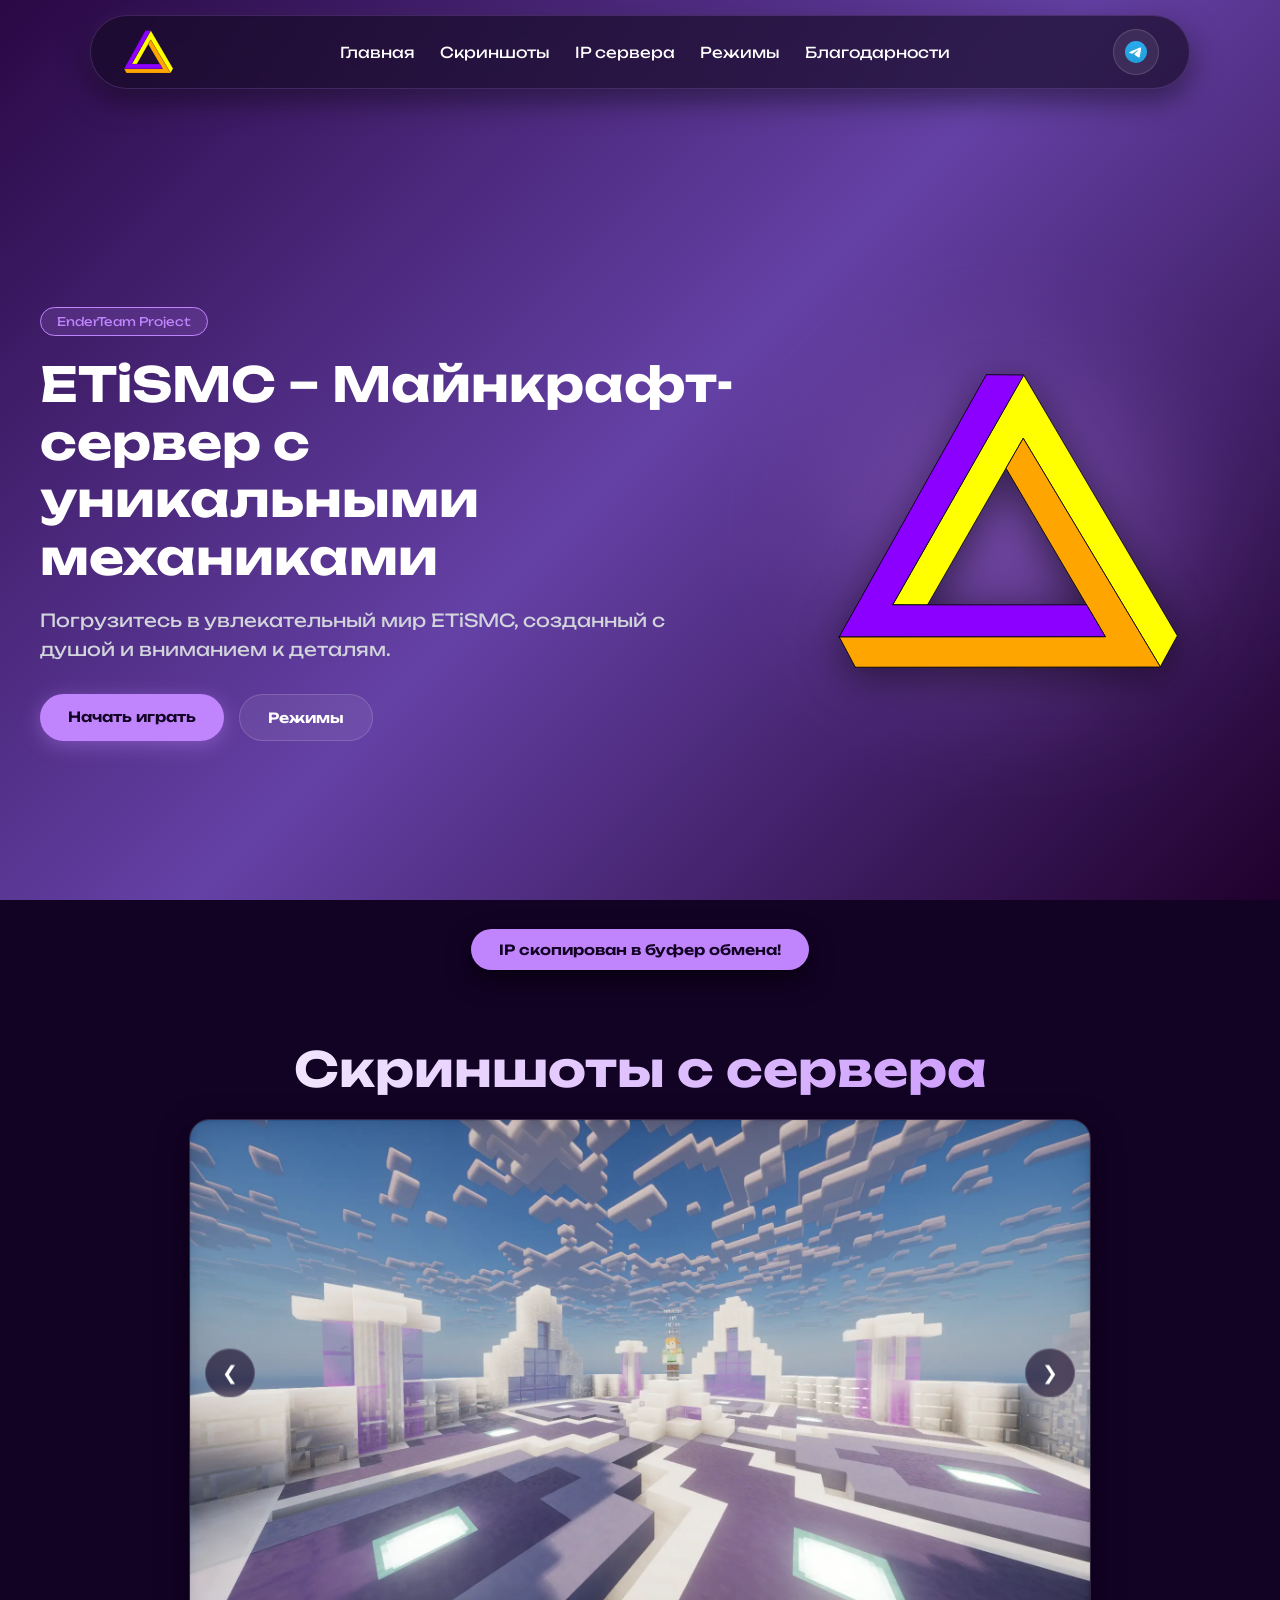
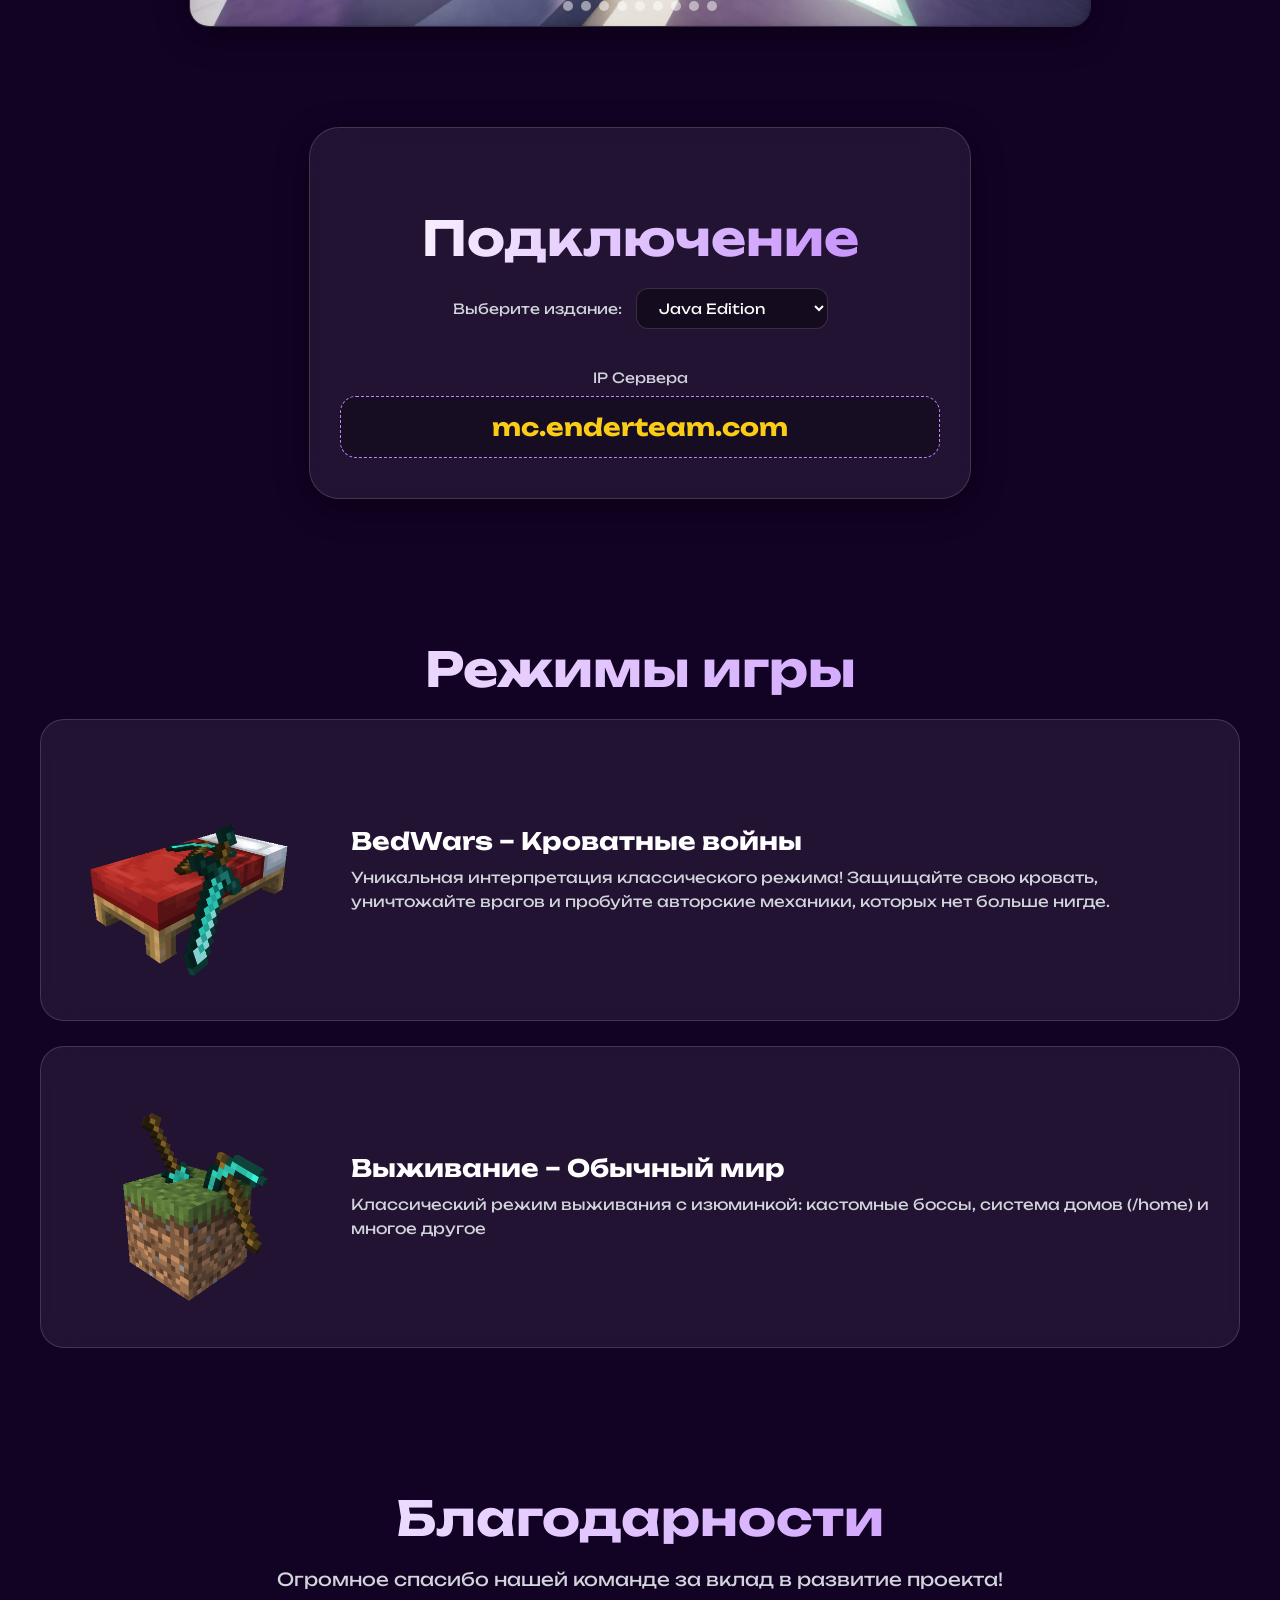
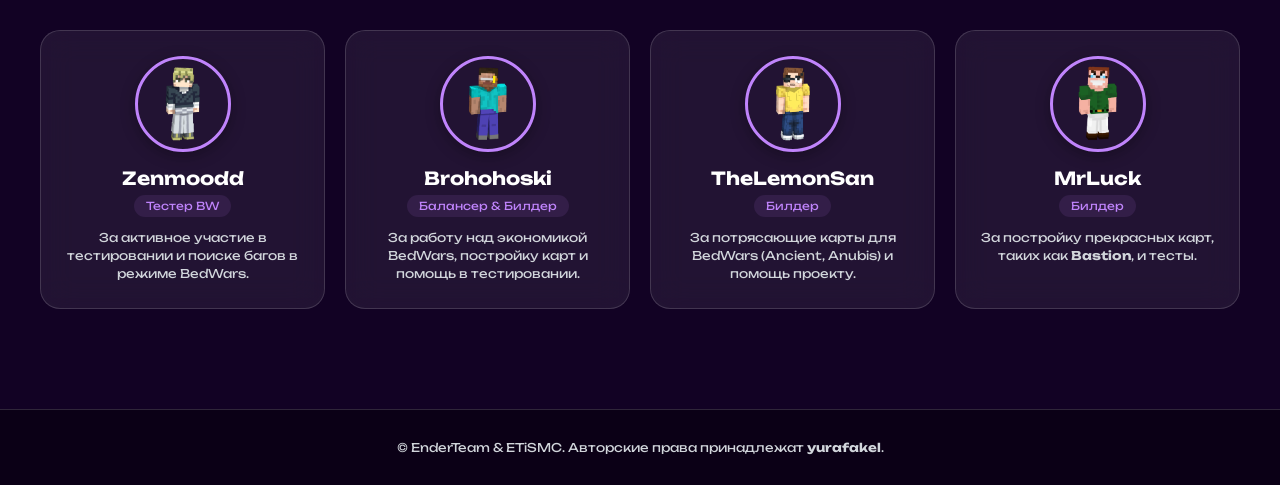
<file: index.html>
<!DOCTYPE html>
<html lang="ru">
<head>
    <meta charset="UTF-8">
    <meta name="viewport" content="width=device-width, initial-scale=1.0">
    <title>ETiSMC - Minecraft сервер от EnderTeam</title>
    <link rel="stylesheet" href="css/main.css">
    <link rel="icon" type="image/svg+xml" href="/logo/LogoETiSMC.svg">
</head>

<body>
    <header>
        <a href="#hero" class="logo-link">
            <img src="/logo/LogoETiSMC.svg" alt="ETiSMC Logo" class="nav-logo">
        </a>
        
        <nav class="headerbtns">
            <a href="#hero">Главная</a>
            <a href="#screenshots">Скриншоты</a>
            <a href="#ip">IP сервера</a>
            <a href="#about">Режимы</a>
            <a href="#tysm">Благодарности</a>
        </nav>

        <a href="https://t.me/ETiSMC" target="_blank" rel="noopener noreferrer" class="tg-btn" title="Telegram Канал">
            <img src="img/TG.svg" alt="Telegram" class="tg">
        </a>
    </header>

    <main class="wrapper">
        <!-- Hero Section -->
        <section id="hero" class="hero">
            <div class="boxhero text-content">
                <span class="badge">EnderTeam Project</span>
                <h1>ETiSMC – Майнкрафт-сервер с уникальными механиками</h1>
                <p>Погрузитесь в увлекательный мир ETiSMC, созданный с душой и вниманием к деталям.</p>
                <div class="hero-actions">
                    <a href="#ip" class="btn btn-primary">Начать играть</a>
                    <a href="#about" class="btn btn-secondary">Режимы</a>
                </div>
            </div>
            <div class="boxhero img-content">
                <div class="logo-glow-container">
                    <img src="/logo/LogoETiSMC.svg" alt="ETiSMC Logo" class="hero-logo">
                </div>
            </div>
        </section>

        <!-- Screenshots Section -->
        <section id="screenshots" class="screens section-padding">
            <h2 class="section-title">Скриншоты с сервера</h2>
            <div class="slider-wrapper">
                <button type="button" class="slider-btn prev" aria-label="Предыдущий слайд">❮</button>
                <div class="slider">
                    <img id="slide-1" src="img/i (1).webp" alt="Скриншот 1">
                    <img id="slide-4" src="img/i (4).webp" alt="Скриншот 2">
                    <img id="slide-5" src="img/i (5).webp" alt="Скриншот 3">
                    <img id="slide-6" src="img/i (6).webp" alt="Скриншот 4">
                    <img id="slide-7" src="img/i (7).webp" alt="Скриншот 5">
                    <img id="slide-8" src="img/i (8).webp" alt="Скриншот 6">
                    <img id="slide-9" src="img/i (9).webp" alt="Скриншот 7">
                    <img id="slide-10" src="img/i (10).webp" alt="Скриншот 8">
                    <img id="slide-11" src="img/i (11).webp" alt="Скриншот 9">
                </div>
                <button type="button" class="slider-btn next" aria-label="Следующий слайд">❯</button>
                <div class="slider-nav">
                    <a href="#slide-1" aria-label="Слайд 1"></a>
                    <a href="#slide-4" aria-label="Слайд 2"></a>
                    <a href="#slide-5" aria-label="Слайд 3"></a>
                    <a href="#slide-6" aria-label="Слайд 4"></a>
                    <a href="#slide-7" aria-label="Слайд 5"></a>
                    <a href="#slide-8" aria-label="Слайд 6"></a>
                    <a href="#slide-9" aria-label="Слайд 7"></a>
                    <a href="#slide-10" aria-label="Слайд 8"></a>
                    <a href="#slide-11" aria-label="Слайд 9"></a>
                </div>
            </div>
        </section>

        <!-- IP Section -->
        <section id="ip" class="ip-section section-padding">
            <div class="ip-card">
                <h2 class="section-title">Подключение</h2>
                <div class="version-select-wrapper">
                    <label for="edition-select">Выберите издание:</label>
                    <select id="edition-select" class="version-select">
                        <option value="java" selected>Java Edition</option>
                        <option value="bedrock">Bedrock Edition</option>
                    </select>
                </div>

                <div id="java-content" class="ip-content active">
                    <p class="ip-label">IP Сервера</p>
                    <div class="ip-box copyable" title="Нажмите, чтобы скопировать">
                        <span class="ip-text">mc.enderteam.com</span>
                    </div>
                </div>

                <div id="bedrock-content" class="ip-content">
                    <p class="ip-label">IP для Bedrock</p>
                    <div class="ip-box copyable" title="Нажмите, чтобы скопировать">
                        <span class="ip-text">pc.enderteam.com</span>
                    </div>
                    <p class="ip-label">Порт</p>
                    <div class="ip-box copyable" title="Нажмите, чтобы скопировать">
                        <span class="ip-text">21241</span>
                    </div>
                </div>
            </div>
        </section>

        <div id="copy-notification" class="notification">IP скопирован в буфер обмена!</div>

        <!-- Modes Section -->
        <section id="about" class="about section-padding">
            <h2 class="section-title">Режимы игры</h2>
            <div class="modes-grid">
                <div class="block-mg">
                    <div class="mg-img-wrapper">
                        <img src="img/BW.png" alt="BedWars">
                    </div>
                    <div class="text-block-mg">
                        <h3>BedWars – Кроватные войны</h3>
                        <p>Уникальная интерпретация классического режима! Защищайте свою кровать, уничтожайте врагов и пробуйте авторские механики, которых нет больше нигде.</p>
                    </div>
                </div>
                <div class="block-mg">
                    <div class="mg-img-wrapper">
                        <img src="img/OW.png" alt="Выживание">
                    </div>
                    <div class="text-block-mg">
                        <h3>Выживание – Обычный мир</h3>
                        <p>Классический режим выживания с изюминкой: кастомные боссы, система домов (/home) и многое другое</p>
                    </div>
                </div>
            </div>
        </section>

        <!-- Helpers / Thanks Section -->
        <section id="tysm" class="tysm-section section-padding">
            <h2 class="section-title">Благодарности</h2>
            <p class="section-subtitle">Огромное спасибо нашей команде за вклад в развитие проекта!</p>
            <div class="helpers-grid">
                <div class="helperbox">
                    <img src="img/ZenmooddAvatar.png" alt="Zenmoodd" class="avatar">
                    <div class="textdiv">
                        <h3>Zenmoodd</h3>
                        <span class="role">Тестер BW</span>
                        <p>За активное участие в тестировании и поиске багов в режиме BedWars.</p>
                    </div>
                </div>
                <div class="helperbox">
                    <img src="img/ProhorPAvatar.png" alt="Brohohoski" class="avatar">
                    <div class="textdiv">
                        <h3>Brohohoski</h3>
                        <span class="role">Балансер & Билдер</span>
                        <p>За работу над экономикой BedWars, постройку карт и помощь в тестировании.</p>
                    </div>
                </div>
                <div class="helperbox">
                    <img src="img/TheLemonSanAvatar.png" alt="TheLemonSan" class="avatar">
                    <div class="textdiv">
                        <h3>TheLemonSan</h3>
                        <span class="role">Билдер</span>
                        <p>За потрясающие карты для BedWars (Ancient, Anubis) и помощь проекту.</p>
                    </div>
                </div>
                <div class="helperbox">
                    <img src="img/MrLuckAvatar.png" alt="MrLuck" class="avatar">
                    <div class="textdiv">
                        <h3>MrLuck</h3>
                        <span class="role">Билдер</span>
                        <p>За постройку прекрасных карт, таких как <b>Bastion</b>, и тесты.</p>
                    </div>
                </div>
            </div>
        </section>
    </main>

    <footer>
        <div class="footer-content">
            <p>&copy; EnderTeam & ETiSMC. Авторские права принадлежат <b>yurafakel</b>.</p>
        </div>
    </footer>

    <script src="/js/autoslider.js"></script>
    <script src="/js/ip.js"></script>
</body>
</html>
</file>
<file: css/main.css>
@import url('https://fonts.googleapis.com/css2?family=Unbounded:wght@300;400;600;700;900&display=swap');

:root {
  --bg-gradient: linear-gradient(135deg, #2a0845 0%, #6441a5 50%, #20002c 100%);
  --accent-color: #c084fc;
  --accent-hover: #a855f7;
  --highlight-yellow: #facc15;
  --glass-bg: rgba(255, 255, 255, 0.07);
  --glass-border: rgba(255, 255, 255, 0.15);
  --glass-shadow: 0 8px 32px 0 rgba(0, 0, 0, 0.37);
  --text-main: #ffffff;
  --text-muted: #d1d5db;
}

html {
  scroll-behavior: smooth;
}

body {
  background: #120224;
  background-image: var(--bg-gradient);
  background-attachment: fixed;
  background-size: cover;
  min-height: 100vh;
  font-family: "Unbounded", sans-serif;
  font-weight: 400;
  color: var(--text-main);
  margin: 0;
  overflow-x: hidden;
}

/* Base Wrapper */
.wrapper {
  max-width: 1200px;
  margin: 0 auto;
  padding: 0 20px;
}

.section-padding {
  padding-top: 100px;
}

.section-title {
  font-size: clamp(28px, 4vw, 48px);
  text-align: center;
  margin-bottom: 20px;
  background: linear-gradient(90deg, #fff, var(--accent-color));
  -webkit-background-clip: text;
  background-clip: text;
  -webkit-text-fill-color: transparent;
}

.section-subtitle {
  text-align: center;
  color: var(--text-muted);
  margin-bottom: 40px;
  font-size: clamp(14px, 2vw, 18px);
}

/* --- Стили Header (Шапка сайта) --- */
header {
  position: sticky;
  top: 15px;
  width: 100%;
  max-width: 1100px;
  box-sizing: border-box;
  margin: 15px auto 0;
  display: flex;
  justify-content: space-between;
  align-items: center;
  padding: 12px 30px;
  gap: 20px;

  /* Эффект матового стекла (Glassmorphism) с фиолетовым отливом */
  background: rgba(20, 10, 35, 0.65);
  backdrop-filter: blur(20px);
  -webkit-backdrop-filter: blur(20px);

  border: 1px solid rgba(192, 132, 252, 0.2);
  border-radius: 50px;
  z-index: 1000;
  box-shadow: 0 10px 30px rgba(0, 0, 0, 0.5), 0 0 20px rgba(192, 132, 252, 0.1);
  transition: all 0.3s ease;
}

/* Логотип в шапке */
.nav-logo {
  height: 48px;
  width: auto;
  display: block;
  transition: transform 0.3s ease, filter 0.3s ease;
}

.nav-logo:hover {
  transform: scale(1.1) rotate(-3deg);
  filter: drop-shadow(0 0 8px rgba(192, 132, 252, 0.8));
}

/* Контейнер для навигационных кнопок */
.headerbtns {
  display: flex;
  gap: 25px;
  align-items: center;
  margin: 0;
  padding: 0;
  height: auto;
}

/* Ссылки в меню */
header nav a, 
.headerbtns a {
  font-family: "Unbounded", sans-serif;
  font-weight: 400;
  color: #fff;
  font-size: clamp(13px, 1.2vw, 15px);
  text-decoration: none;
  position: relative;
  transition: color 0.3s ease;
  white-space: nowrap;
  padding: 6px 0;
}

/* Красивая анимированная линия подчеркивания при наведении */
header nav a::after,
.headerbtns a::after {
  content: '';
  position: absolute;
  width: 0;
  height: 2px;
  bottom: 0;
  left: 0;
  background: var(--accent-color, #c084fc);
  transition: width 0.3s ease;
  border-radius: 2px;
}

header nav a:hover,
.headerbtns a:hover {
  color: var(--accent-color, #c084fc);
}

header nav a:hover::after,
.headerbtns a:hover::after {
  width: 100%;
}

/* Иконка Telegram */
.tg-btn {
  display: flex;
  align-items: center;
  justify-content: center;
  background: rgba(255, 255, 255, 0.08);
  border: 1px solid rgba(255, 255, 255, 0.15);
  border-radius: 50%;
  width: 44px;
  height: 44px;
  transition: all 0.3s ease;
}

.tg-btn:hover {
  background: #2abee8;
  border-color: #2abee8;
  transform: scale(1.1) rotate(5deg);
  box-shadow: 0 0 15px rgba(42, 238, 232, 0.5);
}

.tg {
  width: 22px;
  height: 22px;
  display: block;
}

/* --- Адаптивность шапки для мобильных --- */
@media (max-width: 900px) {
  header {
    flex-direction: column;
    padding: 15px 20px;
    border-radius: 24px;
    gap: 15px;
    width: calc(100% - 30px);
  }

  .headerbtns {
    width: 100%;
    justify-content: center;
    flex-wrap: wrap;
    gap: 15px 20px;
  }

  .tg-btn {
    display: none;
  }
}

/* Hero Section */
.hero {
  display: flex;
  align-items: center;
  justify-content: space-between;
  gap: 40px;
  padding-top: 120px;
  padding-bottom: 60px;
  min-height: 70vh;
}

.hero .text-content {
  flex: 1.2;
}

.hero .badge {
  display: inline-block;
  background: rgba(192, 132, 252, 0.15);
  border: 1px solid var(--accent-color);
  color: var(--accent-color);
  padding: 6px 16px;
  border-radius: 20px;
  font-size: 12px;
  margin-bottom: 20px;
}

.hero h1 {
  font-size: clamp(28px, 4vw, 48px);
  line-height: 1.2;
  margin: 0 0 20px 0;
  font-weight: 700;
}

.hero p {
  color: var(--text-muted);
  font-size: clamp(14px, 1.5vw, 18px);
  line-height: 1.6;
  margin-bottom: 30px;
}

.hero-actions {
  display: flex;
  gap: 15px;
  flex-wrap: wrap;
}

.btn {
  display: inline-block;
  padding: 14px 28px;
  border-radius: 50px;
  text-decoration: none;
  font-weight: 600;
  font-size: 14px;
  transition: all 0.3s ease;
  cursor: pointer;
}

.btn-primary {
  background: var(--accent-color);
  color: #120224;
  box-shadow: 0 4px 20px rgba(192, 132, 252, 0.4);
}

.btn-primary:hover {
  background: var(--accent-hover);
  transform: translateY(-3px);
  box-shadow: 0 6px 25px rgba(192, 132, 252, 0.6);
}

.btn-secondary {
  background: var(--glass-bg);
  color: #fff;
  border: 1px solid var(--glass-border);
}

.btn-secondary:hover {
  background: rgba(255, 255, 255, 0.15);
  transform: translateY(-3px);
}

.hero .img-content {
  flex: 0.8;
  display: flex;
  justify-content: center;
}

.logo-glow-container {
  position: relative;
}

.logo-glow-container::before {
  content: '';
  position: absolute;
  top: 50%;
  left: 50%;
  transform: translate(-50%, -50%);
  width: 80%;
  height: 80%;
  background: var(--accent-color);
  filter: blur(80px);
  opacity: 0.4;
  z-index: -1;
  border-radius: 50%;
}

.hero-logo {
  width: 100%;
  max-width: 380px;
  height: auto;
  filter: drop-shadow(0 10px 20px rgba(0,0,0,0.5));
  animation: float 4s ease-in-out infinite;
}

@keyframes float {
  0%, 100% { transform: translateY(0px); }
  50% { transform: translateY(-12px); }
}

/* Slider Section */
.slider-wrapper {
  position: relative;
  max-width: 900px;
  margin: 0 auto;
  border-radius: 20px;
  overflow: hidden;
  box-shadow: var(--glass-shadow);
  border: 1px solid var(--glass-border);
}

.slider {
  display: flex;
  aspect-ratio: 16 / 9;
  overflow-x: auto;
  scroll-snap-type: x mandatory;
  scroll-behavior: smooth;
  -webkit-overflow-scrolling: touch;
}

.slider::-webkit-scrollbar {
  display: none;
}

.slider img {
  flex: 0 0 100%;
  width: 100%;
  object-fit: cover;
  scroll-snap-align: start;
}

.slider-btn {
  position: absolute;
  top: 50%;
  transform: translateY(-50%);
  background: rgba(18, 2, 36, 0.6);
  backdrop-filter: blur(5px);
  border: 1px solid var(--glass-border);
  color: #fff;
  font-size: 1.2rem;
  padding: 12px 16px;
  cursor: pointer;
  z-index: 10;
  border-radius: 50%;
  transition: all 0.3s ease;
}

.slider-btn:hover {
  background: var(--accent-color);
  color: #120224;
}

.slider-btn.prev { left: 15px; }
.slider-btn.next { right: 15px; }

.slider-nav {
  display: flex;
  gap: 8px;
  position: absolute;
  bottom: 15px;
  left: 50%;
  transform: translateX(-50%);
  z-index: 10;
}

.slider-nav a {
  width: 10px;
  height: 10px;
  border-radius: 50%;
  background-color: rgba(255, 255, 255, 0.5);
  transition: all 0.3s ease;
}

.slider-nav a:hover {
  background-color: var(--accent-color);
  transform: scale(1.2);
}

/* IP Card Section */
.ip-card {
  background: var(--glass-bg);
  backdrop-filter: blur(20px);
  -webkit-backdrop-filter: blur(20px);
  border: 1px solid var(--glass-border);
  border-radius: 30px;
  max-width: 600px;
  margin: 0 auto;
  padding: 40px 30px;
  text-align: center;
  box-shadow: var(--glass-shadow);
}

.version-select-wrapper {
  margin-bottom: 30px;
}

.version-select-wrapper label {
  font-size: 14px;
  color: var(--text-muted);
  margin-right: 10px;
}

.version-select {
  padding: 10px 18px;
  font-size: 14px;
  font-family: inherit;
  border-radius: 12px;
  border: 1px solid var(--glass-border);
  background: rgba(0, 0, 0, 0.4);
  color: #fff;
  cursor: pointer;
  outline: none;
  transition: border-color 0.3s ease;
}

.version-select:hover {
  border-color: var(--accent-color);
}

.ip-content {
  display: none;
  flex-direction: column;
  gap: 10px;
  opacity: 0;
  transition: opacity 0.4s ease;
}

.ip-content.active {
  display: flex;
  opacity: 1;
}

.ip-label {
  font-size: 14px;
  color: var(--text-muted);
  margin: 10px 0 0 0;
}

.ip-box {
  display: flex;
  align-items: center;
  justify-content: center;
  gap: 10px;
  background: rgba(0, 0, 0, 0.3);
  border: 1px dashed var(--accent-color);
  padding: 15px 20px;
  border-radius: 16px;
  cursor: pointer;
  transition: all 0.3s ease;
}

.ip-box:hover {
  background: rgba(192, 132, 252, 0.1);
  transform: scale(1.02);
}

.ip-text {
  font-size: clamp(18px, 2.5vw, 24px);
  font-weight: 700;
  color: var(--highlight-yellow);
}

.copy-icon {
  font-size: 18px;
}

/* Notification Toast */
.notification {
  position: fixed;
  bottom: 30px;
  left: 50%;
  transform: translateX(-50%) translateY(100px);
  background: var(--accent-color);
  color: #120224;
  padding: 12px 28px;
  border-radius: 50px;
  font-weight: 600;
  font-size: 14px;
  box-shadow: 0 10px 25px rgba(0, 0, 0, 0.5);
  transition: transform 0.4s cubic-bezier(0.175, 0.885, 0.32, 1.275);
  z-index: 2000;
  pointer-events: none;
}

.notification.show {
  transform: translateX(-50%) translateY(0);
}

/* Modes / About Section */
.modes-grid {
  display: flex;
  flex-direction: column;
  gap: 25px;
}

.block-mg {
  display: flex;
  align-items: center;
  gap: 30px;
  background: var(--glass-bg);
  backdrop-filter: blur(16px);
  -webkit-backdrop-filter: blur(16px);
  border: 1px solid var(--glass-border);
  border-radius: 24px;
  padding: 20px;
  transition: transform 0.3s ease, border-color 0.3s ease;
}

.block-mg:hover {
  transform: translateY(-5px);
  border-color: rgba(192, 132, 252, 0.4);
}

.mg-img-wrapper {
  flex: 0 0 260px;
  overflow: hidden;
  border-radius: 16px;
}

.block-mg img {
  width: 100%;
  height: auto;
  display: block;
  border-radius: 16px;
  transition: transform 0.3s ease;
}

.block-mg:hover img {
  transform: scale(1.05);
}

.text-block-mg h3 {
  font-size: clamp(18px, 2vw, 24px);
  margin: 0 0 10px 0;
  color: #fff;
}

.text-block-mg p {
  color: var(--text-muted);
  font-size: clamp(12px, 1.2vw, 15px);
  line-height: 1.6;
  margin: 0;
}

/* Helpers Section */
.helpers-grid {
  display: grid;
  grid-template-columns: repeat(auto-fit, minmax(280px, 1fr));
  gap: 20px;
}

.helperbox {
  background: var(--glass-bg);
  backdrop-filter: blur(16px);
  -webkit-backdrop-filter: blur(16px);
  border: 1px solid var(--glass-border);
  border-radius: 20px;
  padding: 25px;
  display: flex;
  flex-direction: column;
  align-items: center;
  text-align: center;
  transition: transform 0.3s ease, border-color 0.3s ease;
}

.helperbox:hover {
  transform: translateY(-5px);
  border-color: var(--accent-color);
}

.helperbox .avatar {
  width: 90px;
  height: 90px;
  border-radius: 50%;
  object-fit: cover;
  margin-bottom: 15px;
  border: 3px solid var(--accent-color);
  box-shadow: 0 4px 15px rgba(0, 0, 0, 0.3);
}

.helperbox h3 {
  font-size: 18px;
  margin: 0 0 5px 0;
}

.helperbox .role {
  display: inline-block;
  font-size: 11px;
  color: var(--accent-color);
  background: rgba(192, 132, 252, 0.1);
  padding: 4px 12px;
  border-radius: 12px;
  margin-bottom: 12px;
}

.helperbox p {
  font-size: 12px;
  color: var(--text-muted);
  line-height: 1.5;
  margin: 0;
}

/* Footer */
footer {
  margin-top: 100px;
  background: rgba(10, 1, 20, 0.9);
  border-top: 1px solid var(--glass-border);
  padding: 30px 20px;
  text-align: center;
}

.footer-content p {
  color: var(--text-muted);
  font-size: 12px;
  margin: 0;
}

/* Responsive Adaptive Design */
@media (max-width: 900px) {
  header {
    flex-wrap: wrap;
    justify-content: space-between;
    padding: 12px 20px;
    border-radius: 20px;
  }

  .headerbtns {
    order: 3;
    width: 100%;
    justify-content: center;
    gap: 15px;
    margin-top: 10px;
    flex-wrap: wrap;
  }

  .hero {
    flex-direction: column;
    text-align: center;
    padding-top: 80px;
  }

  .hero-actions {
    justify-content: center;
  }

  .block-mg {
    flex-direction: column;
    text-align: center;
  }

  .mg-img-wrapper {
    width: 100%;
    flex: none;
  }
}

@media (max-width: 480px) {
  .headerbtns {
    gap: 10px;
  }

  header a {
    font-size: 11px;
  }

  .ip-card {
    padding: 25px 15px;
  }

  .ip-text {
    font-size: 16px;
  }
}
</file>
